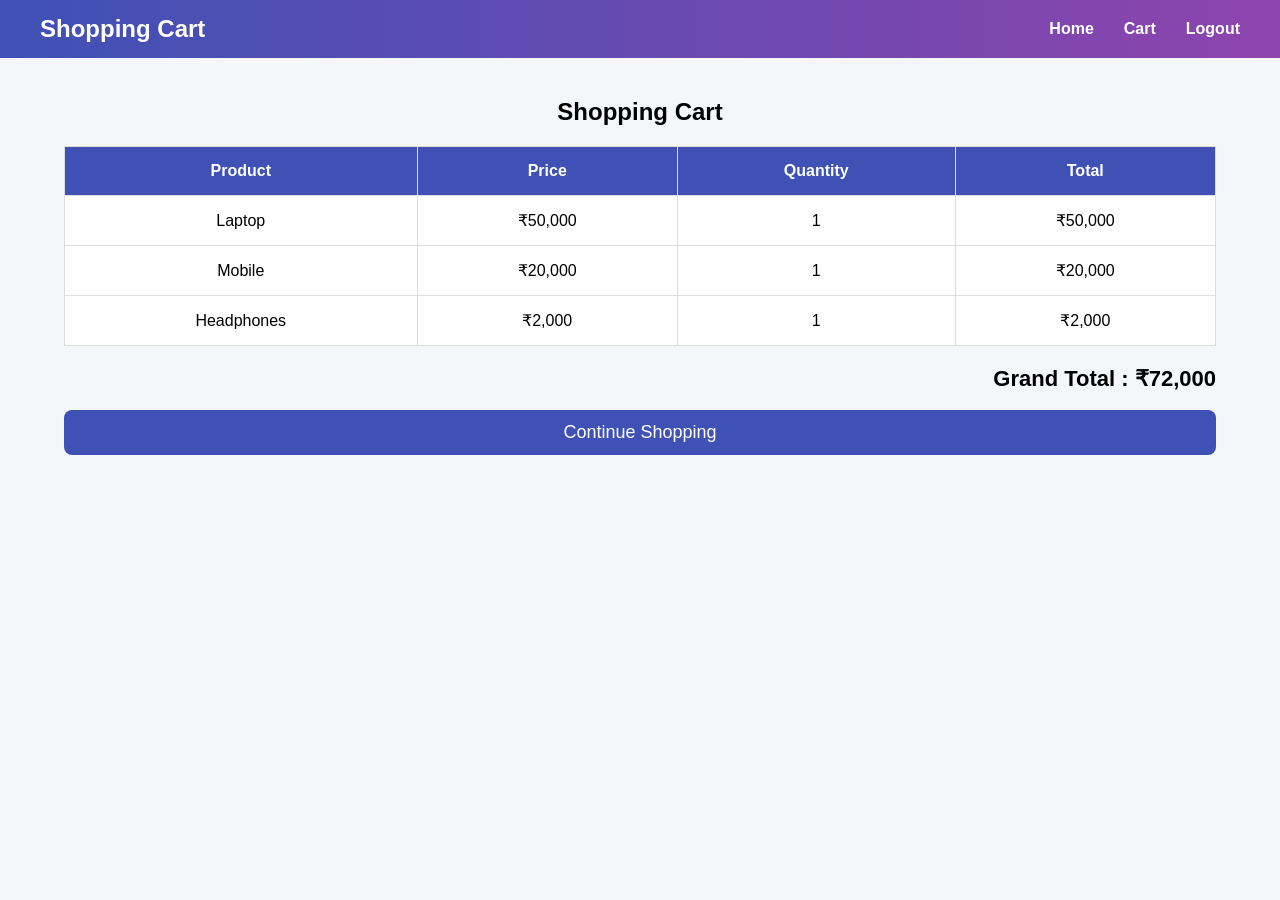
<file: week1/cart.html>
<!DOCTYPE html>
<html lang="en">
<head>
<meta charset="UTF-8">
<meta name="viewport" content="width=device-width, initial-scale=1.0">

<title>Shopping Cart</title>

<link rel="stylesheet" href="style.css">

</head>

<body>

<header>

<nav>

<div class="logo">
Shopping Cart
</div>

<ul>
<li><a href="catalog.html">Home</a></li>
<li><a href="cart.html">Cart</a></li>
<li><a href="login.html">Logout</a></li>
</ul>

</nav>

</header>

<section class="cart-page">

<h2>Shopping Cart</h2>

<table>

<tr>
<th>Product</th>
<th>Price</th>
<th>Quantity</th>
<th>Total</th>
</tr>

<tr>
<td>Laptop</td>
<td>₹50,000</td>
<td>1</td>
<td>₹50,000</td>
</tr>

<tr>
<td>Mobile</td>
<td>₹20,000</td>
<td>1</td>
<td>₹20,000</td>
</tr>

<tr>
<td>Headphones</td>
<td>₹2,000</td>
<td>1</td>
<td>₹2,000</td>
</tr>

</table>

<div class="total">
Grand Total : ₹72,000
</div>

<br>

<button class="btn" onclick="location.href='catalog.html'">
Continue Shopping
</button>

</section>

</body>
</html>
</file>
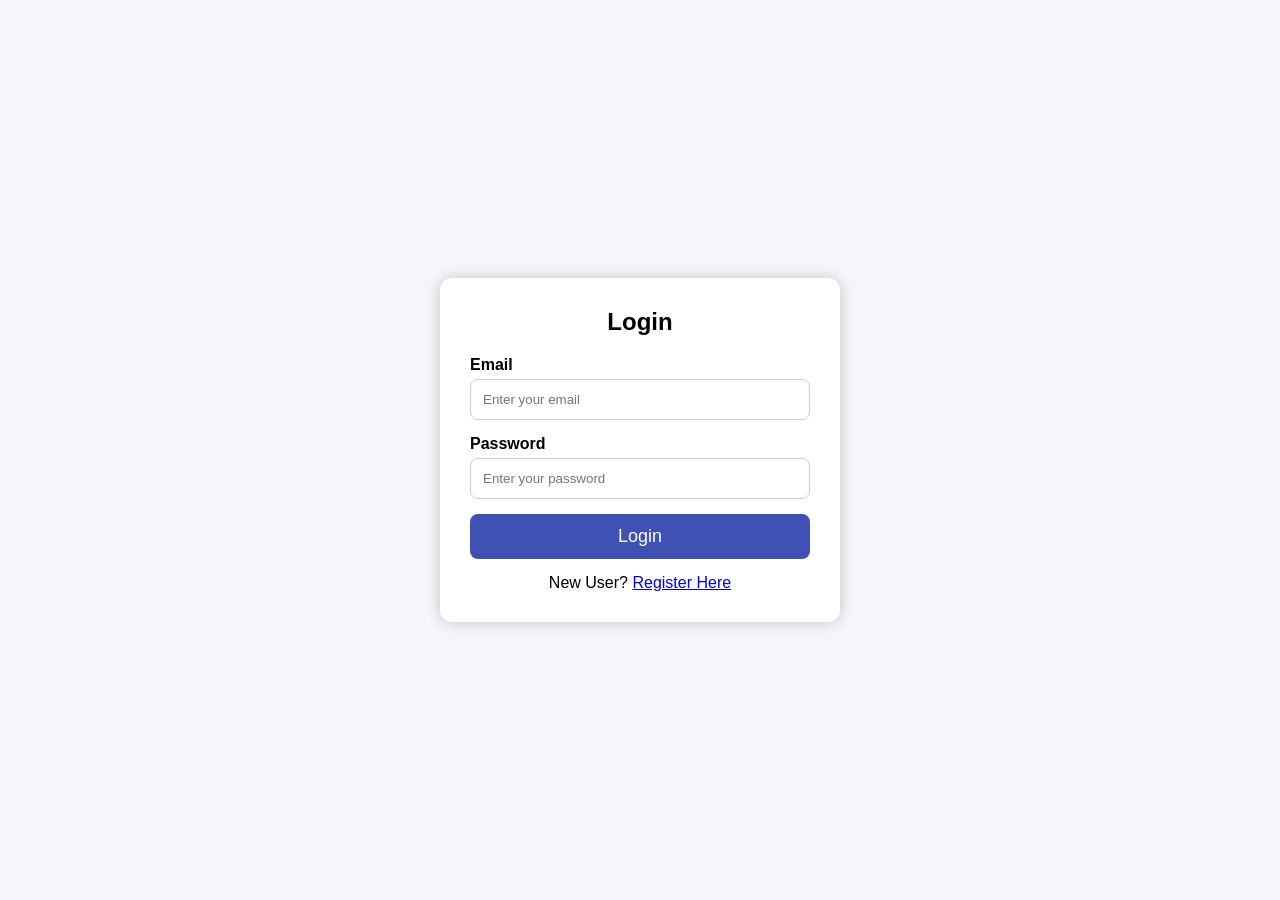
<file: week1/login.html>
<!DOCTYPE html>
<html lang="en">
<head>
    <meta charset="UTF-8">
    <meta name="viewport" content="width=device-width, initial-scale=1.0">
    <title>Shopping Cart - Login</title>
    <link rel="stylesheet" href="style.css">
</head>
<body>

<div class="container">

    <div class="form-box">

        <h2>Login</h2>

        <form action="catalog.html">

            <div class="input-group">
                <label>Email</label>
                <input type="email" placeholder="Enter your email" required>
            </div>

            <div class="input-group">
                <label>Password</label>
                <input type="password" placeholder="Enter your password" required>
            </div>

            <button class="btn" type="submit">
                Login
            </button>

        </form>

        <p class="switch-link">
            New User?
            <a href="register.html">Register Here</a>
        </p>

    </div>


</div>

</body>
</html>
</file>
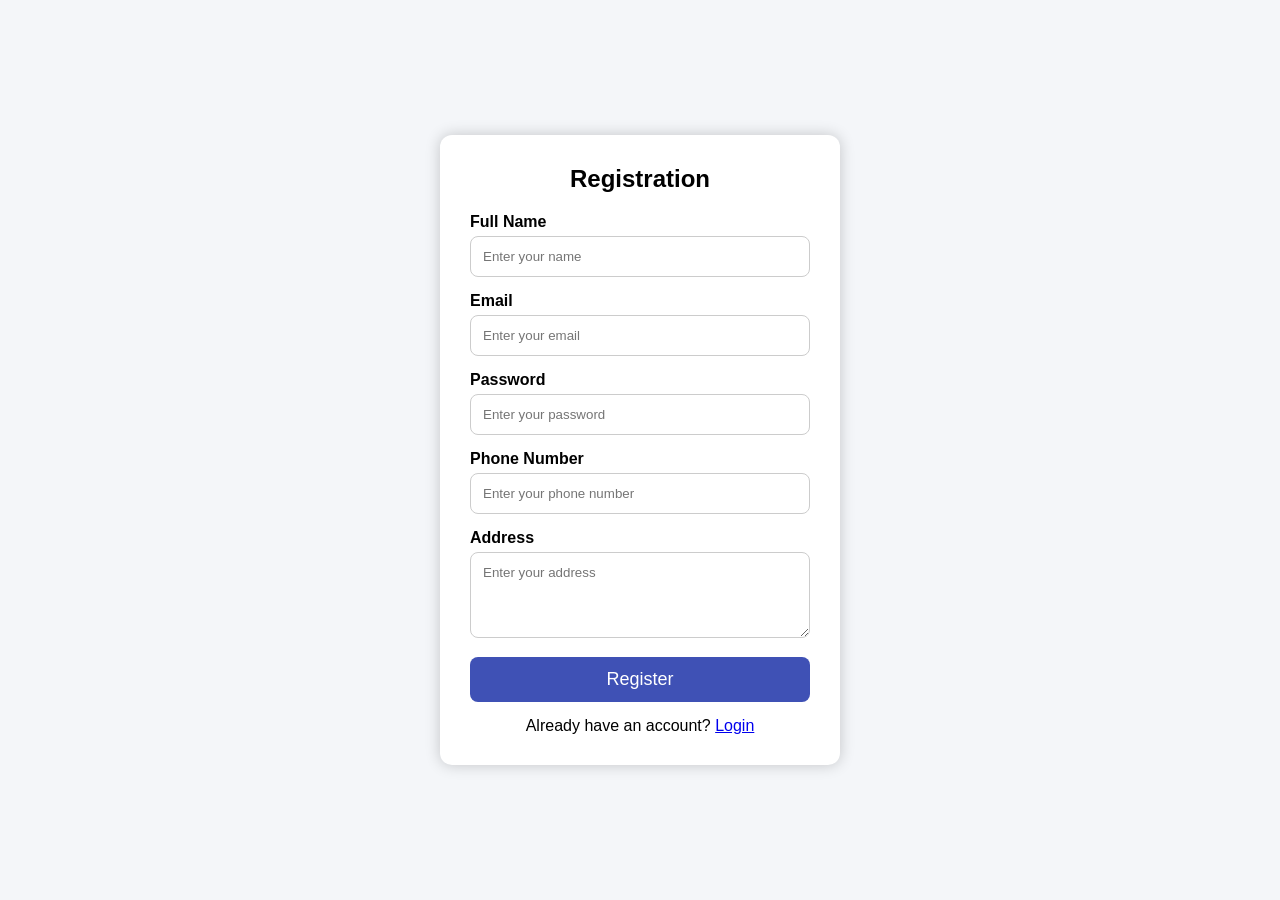
<file: week1/register.html>
<!DOCTYPE html>
<html lang="en">
<head>
    <meta charset="UTF-8">
    <meta name="viewport" content="width=device-width, initial-scale=1.0">
    <title>Shopping Cart - Registration</title>

    <!-- External CSS -->
    <link rel="stylesheet" href="style.css">
</head>
<body>

<div class="container">

    <div class="form-box">

        <h2>Registration</h2>

        <form action="login.html">

            <div class="input-group">
                <label>Full Name</label>
                <input type="text" placeholder="Enter your name" required>
            </div>

            <div class="input-group">
                <label>Email</label>
                <input type="email" placeholder="Enter your email" required>
            </div>

            <div class="input-group">
                <label>Password</label>
                <input type="password" placeholder="Enter your password" required>
            </div>

            <div class="input-group">
                <label>Phone Number</label>
                <input type="tel" placeholder="Enter your phone number" required>
            </div>

            <div class="input-group">
                <label>Address</label>
                <textarea rows="4" placeholder="Enter your address"></textarea>
            </div>

            <button type="submit" class="btn">
                Register
            </button>

        </form>

        <p class="switch-link">
            Already have an account?
            <a href="login.html">Login</a>
        </p>

    </div>

</div>

</body>
</html>
</file>
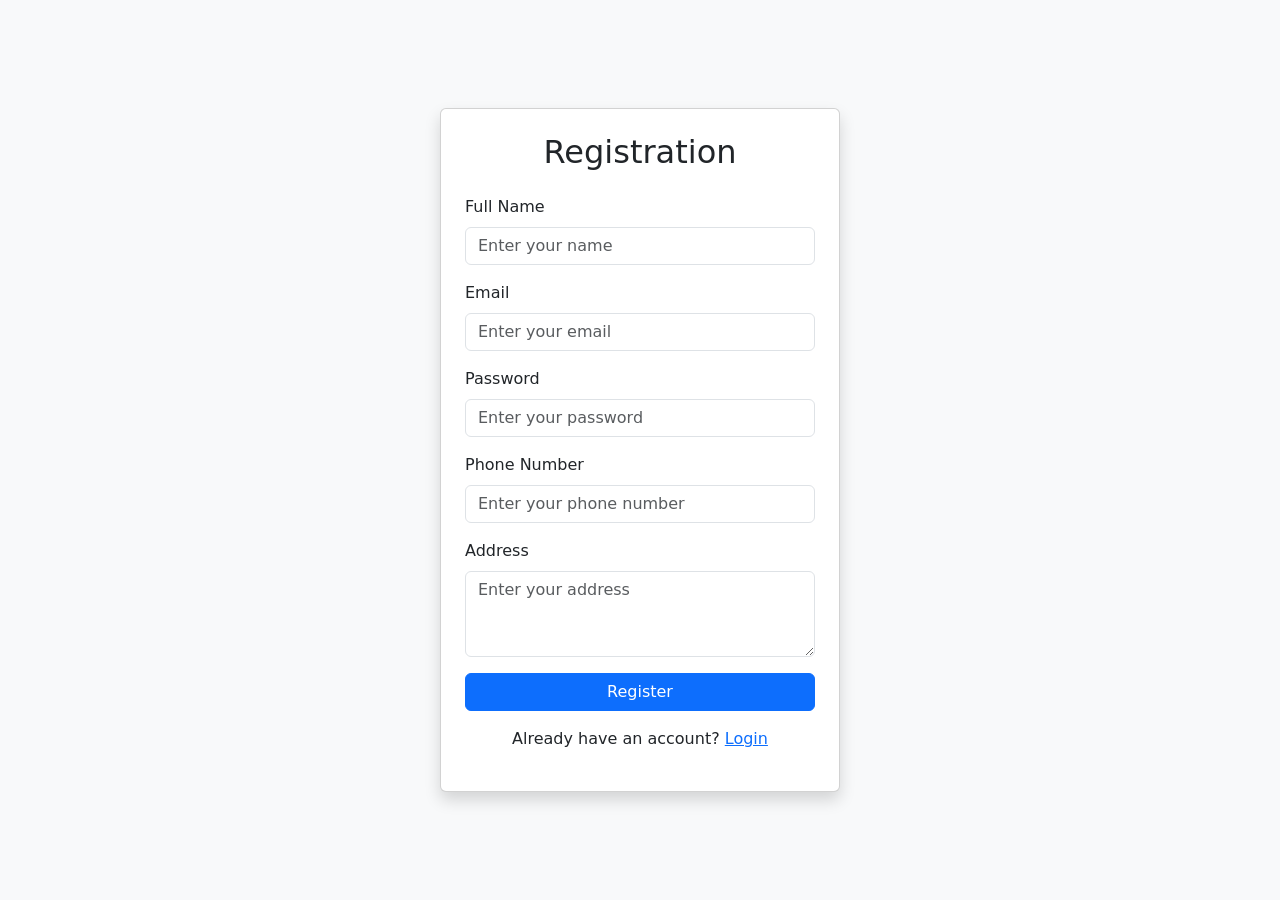
<file: week2/register.html>
<!DOCTYPE html>
<html lang="en">

<head>
    <meta charset="UTF-8">
    <meta name="viewport" content="width=device-width, initial-scale=1.0">

    <title>Shopping Cart - Registration</title>

    <!-- Bootstrap CSS -->
    <link href="https://cdn.jsdelivr.net/npm/bootstrap@5.3.3/dist/css/bootstrap.min.css"
          rel="stylesheet">
</head>

<body class="bg-light">

<div class="container d-flex justify-content-center align-items-center min-vh-100">

    <div class="card shadow p-4" style="width: 400px;">

        <h2 class="text-center mb-4">Registration</h2>

        <form action="login.html">

            <div class="mb-3">
                <label class="form-label">Full Name</label>
                <input type="text"
                       class="form-control"
                       placeholder="Enter your name"
                       required>
            </div>

            <div class="mb-3">
                <label class="form-label">Email</label>
                <input type="email"
                       class="form-control"
                       placeholder="Enter your email"
                       required>
            </div>

            <div class="mb-3">
                <label class="form-label">Password</label>
                <input type="password"
                       class="form-control"
                       placeholder="Enter your password"
                       required>
            </div>

            <div class="mb-3">
                <label class="form-label">Phone Number</label>
                <input type="tel"
                       class="form-control"
                       placeholder="Enter your phone number"
                       required>
            </div>

            <div class="mb-3">
                <label class="form-label">Address</label>
                <textarea class="form-control"
                          rows="3"
                          placeholder="Enter your address"></textarea>
            </div>

            <button type="submit" class="btn btn-primary w-100">
                Register
            </button>

        </form>

        <p class="text-center mt-3">
            Already have an account?
            <a href="login.html">Login</a>
        </p>

    </div>

</div>

</body>
</html>
</file>
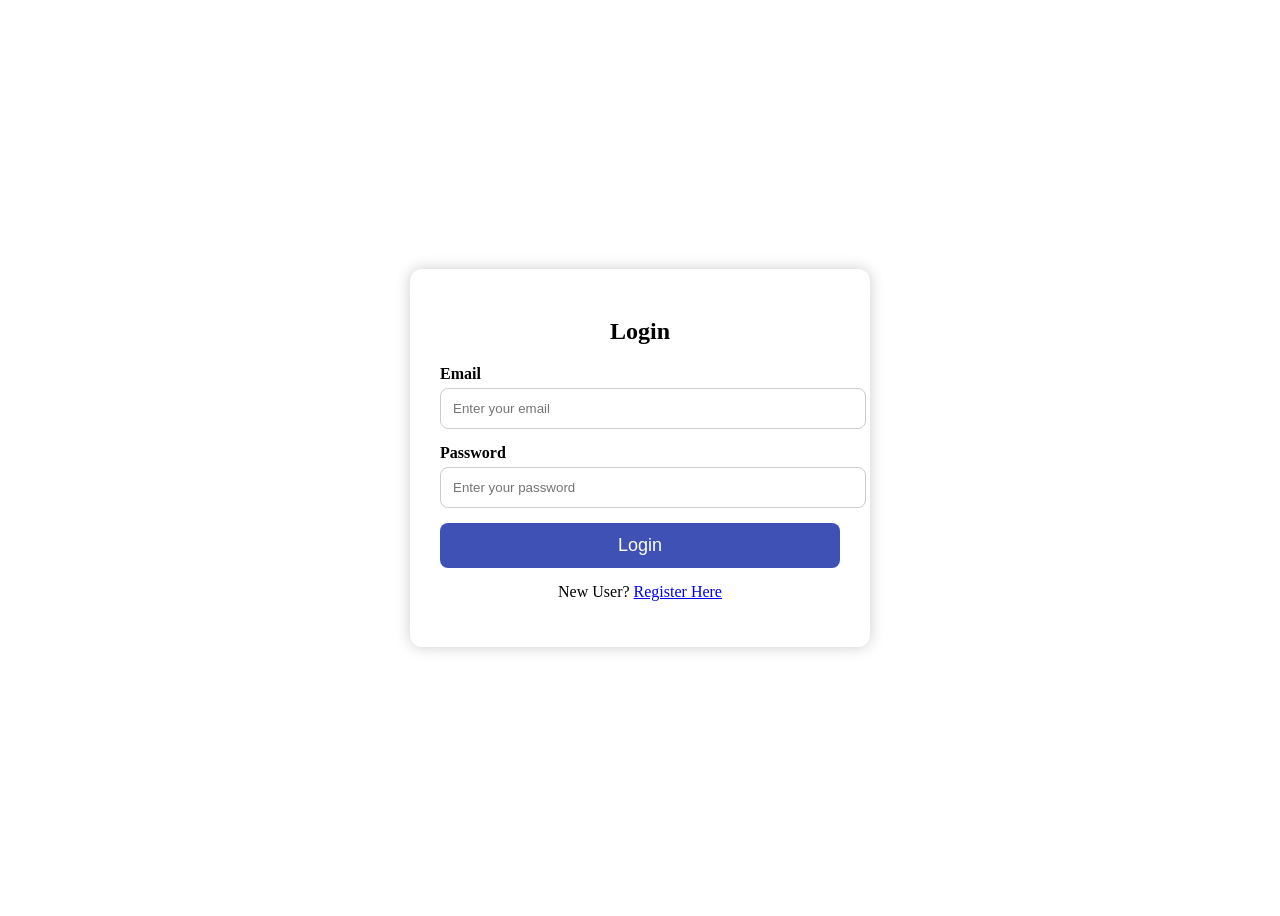
<file: week3/login.html>
<!DOCTYPE html>
<html lang="en">
<head>
    <meta charset="UTF-8">
    <meta name="viewport" content="width=device-width, initial-scale=1.0">
    <title>Shopping Cart - Login</title>

    <link rel="stylesheet" href="style.css">

    <!-- JavaScript File -->
    <script src="login.js" defer></script>

    <style>
        .error{
            color:red;
            font-size:14px;
        }
    </style>

</head>
<body>

<div class="container">

    <div class="form-box">

        <h2>Login</h2>

        <form action="catalog.html" onsubmit="return validateLogin()">

            <div class="input-group">

                <label>Email</label>

                <input type="email"
                       id="email"
                       placeholder="Enter your email">

                <span id="emailError" class="error"></span>

            </div>

            <div class="input-group">

                <label>Password</label>

                <input type="password"
                       id="password"
                       placeholder="Enter your password">

                <span id="passwordError" class="error"></span>

            </div>

            <button class="btn" type="submit">
                Login
            </button>

        </form>

        <p class="switch-link">
            New User?
            <a href="register.html">Register Here</a>
        </p>

    </div>

</div>

</body>
</html>
</file>
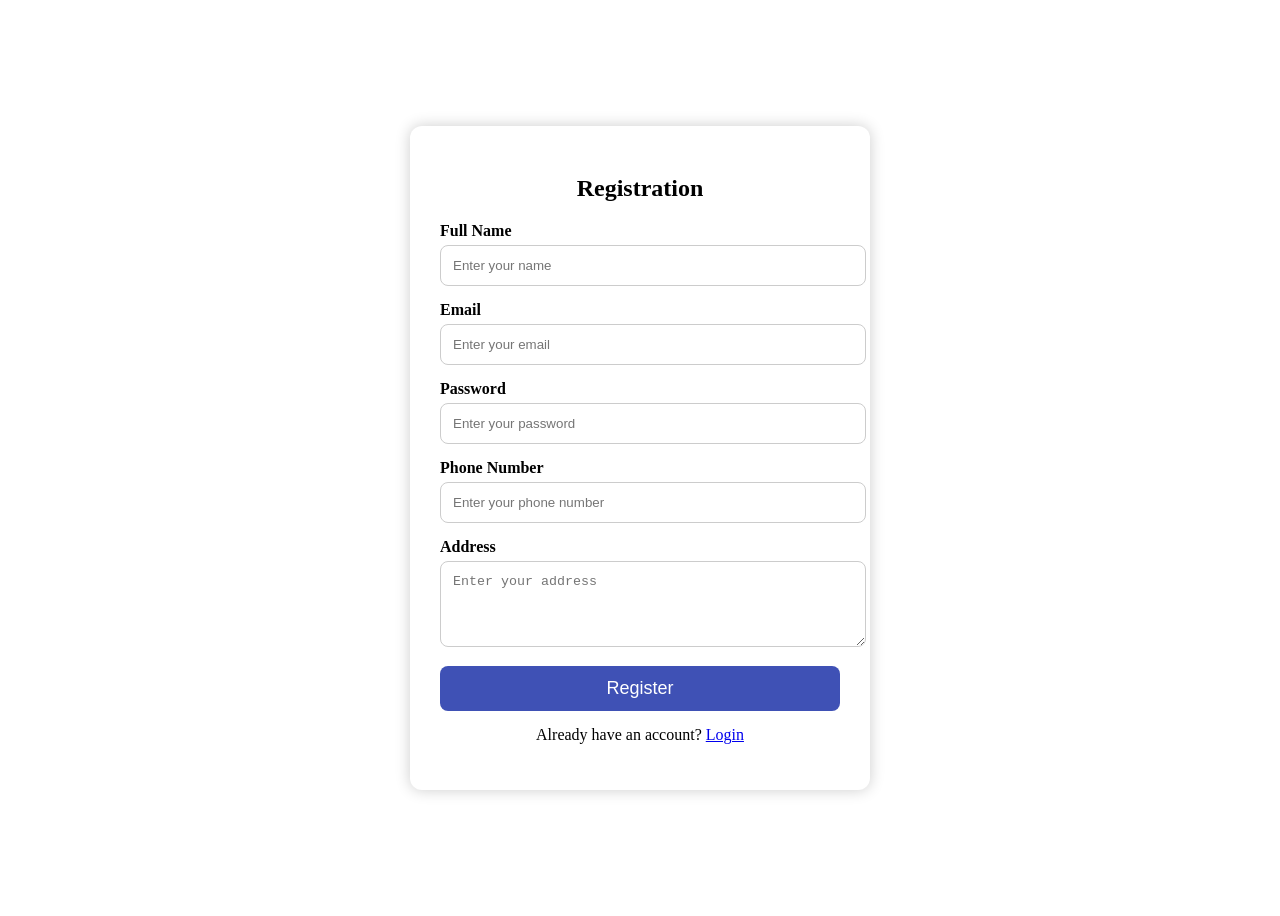
<file: week3/register.html>
<!DOCTYPE html>
<html lang="en">
<head>
    <meta charset="UTF-8">
    <meta name="viewport" content="width=device-width, initial-scale=1.0">
    <title>Shopping Cart - Registration</title>

    <link rel="stylesheet" href="style.css">

    <script src="register.js" defer></script>

    <style>
        .error{
            color:red;
            font-size:14px;
        }
    </style>

</head>
<body>

<div class="container">

    <div class="form-box">

        <h2>Registration</h2>

        <form action="login.html" onsubmit="return validateRegister()">

            <div class="input-group">
                <label>Full Name</label>
                <input type="text" id="name" placeholder="Enter your name">
                <span id="nameError" class="error"></span>
            </div>

            <div class="input-group">
                <label>Email</label>
                <input type="email" id="email" placeholder="Enter your email">
                <span id="emailError" class="error"></span>
            </div>

            <div class="input-group">
                <label>Password</label>
                <input type="password" id="password" placeholder="Enter your password">
                <span id="passwordError" class="error"></span>
            </div>

            <div class="input-group">
                <label>Phone Number</label>
                <input type="tel" id="phone" placeholder="Enter your phone number">
                <span id="phoneError" class="error"></span>
            </div>

            <div class="input-group">
                <label>Address</label>
                <textarea id="address" rows="4" placeholder="Enter your address"></textarea>
                <span id="addressError" class="error"></span>
            </div>

            <button type="submit" class="btn">
                Register
            </button>

        </form>

        <p class="switch-link">
            Already have an account?
            <a href="login.html">Login</a>
        </p>

    </div>

</div>

</body>
</html>
</file>
<file: week1/style.css>
/* Reset */
*{
    margin:0;
    padding:0;
    box-sizing:border-box;
    font-family:Arial, Helvetica, sans-serif;
}

body{
    background:#f4f6f9;
}

/* ---------- Navigation ---------- */

header{
    background:linear-gradient(90deg,#3f51b5,#8e44ad);
    color:white;
    padding:15px 40px;
}

nav{
    display:flex;
    justify-content:space-between;
    align-items:center;
}

.logo{
    font-size:24px;
    font-weight:bold;
}

nav ul{
    list-style:none;
    display:flex;
    gap:30px;
}

nav ul li a{
    color:white;
    text-decoration:none;
    font-weight:bold;
}

nav ul li a:hover{
    color:yellow;
}

/* ---------- Login & Register ---------- */

.container{
    display:flex;
    justify-content:center;
    align-items:center;
    min-height:100vh;
}

.form-box{
    background:white;
    width:400px;
    padding:30px;
    border-radius:12px;
    box-shadow:0 0 15px rgba(0,0,0,.2);
}

.form-box h2{
    text-align:center;
    margin-bottom:20px;
}

.input-group{
    margin-bottom:15px;
}

.input-group label{
    display:block;
    margin-bottom:5px;
    font-weight:bold;
}

.input-group input,
.input-group textarea{
    width:100%;
    padding:12px;
    border:1px solid #ccc;
    border-radius:8px;
}

.btn{
    width:100%;
    padding:12px;
    background:#3f51b5;
    color:white;
    border:none;
    border-radius:8px;
    cursor:pointer;
    font-size:18px;
}

.btn:hover{
    background:#283593;
}

.switch-link{
    margin-top:15px;
    text-align:center;
}

/* ---------- Product Catalog ---------- */

.catalog{
    width:90%;
    margin:auto;
    padding:40px 0;
}

.catalog h2{
    text-align:center;
    margin-bottom:30px;
}

.product-grid{
    display:grid;
    grid-template-columns:repeat(3,1fr);
    gap:25px;
}

.card{
    background:white;
    border-radius:10px;
    overflow:hidden;
    box-shadow:0 4px 10px rgba(0,0,0,.2);
    transition:.3s;
}

.card:hover{
    transform:translateY(-10px);
}

.card img{
    width:100%;
    height:220px;
    object-fit:cover;
}

.card-body{
    padding:20px;
    text-align:center;

    display:flex;
    flex-direction:column;
    justify-content:space-between;
}

.card-body h3{
    margin-bottom:10px;
}

.price{
    color:green;
    font-size:22px;
    margin:10px 0;
}

.card button{
    padding:10px;
    background:#3f51b5;
    color:white;
    border:none;
    border-radius:6px;
    cursor:pointer;
}

.card button:hover{
    background:#283593;
}

/* ---------- Cart ---------- */

.cart-page{
    width:90%;
    margin:40px auto;
}

.cart-page h2{
    text-align:center;
    margin-bottom:20px;
}

table{
    width:100%;
    border-collapse:collapse;
    background:white;
}

table th{
    background:#3f51b5;
    color:white;
}

table th,
table td{
    padding:15px;
    border:1px solid #ddd;
    text-align:center;
}

.total{
    margin-top:20px;
    text-align:right;
    font-size:22px;
    font-weight:bold;
}

/* ---------- Responsive ---------- */

@media(max-width:992px){

.product-grid{

grid-template-columns:repeat(2,1fr);

}

}

@media(max-width:768px){

nav{
flex-direction:column;
gap:15px;
}

nav ul{
flex-direction:column;
text-align:center;
}

.product-grid{

grid-template-columns:1fr;

}

.form-box{

width:90%;

}

table{

font-size:14px;

}

}
</file>
<file: week3/style.css>
.container{
    display:flex;
    justify-content:center;
    align-items:center;
    min-height:100vh;
}

.form-box{
    background:white;
    width:400px;
    padding:30px;
    border-radius:12px;
    box-shadow:0 0 15px rgba(0,0,0,.2);
}

.form-box h2{
    text-align:center;
    margin-bottom:20px;
}

.input-group{
    margin-bottom:15px;
}

.input-group label{
    display:block;
    margin-bottom:5px;
    font-weight:bold;
}

.input-group input,
.input-group textarea{
    width:100%;
    padding:12px;
    border:1px solid #ccc;
    border-radius:8px;
}

.btn{
    width:100%;
    padding:12px;
    background:#3f51b5;
    color:white;
    border:none;
    border-radius:8px;
    cursor:pointer;
    font-size:18px;
}

.btn:hover{
    background:#283593;
}

.switch-link{
    margin-top:15px;
    text-align:center;
}
</file>
